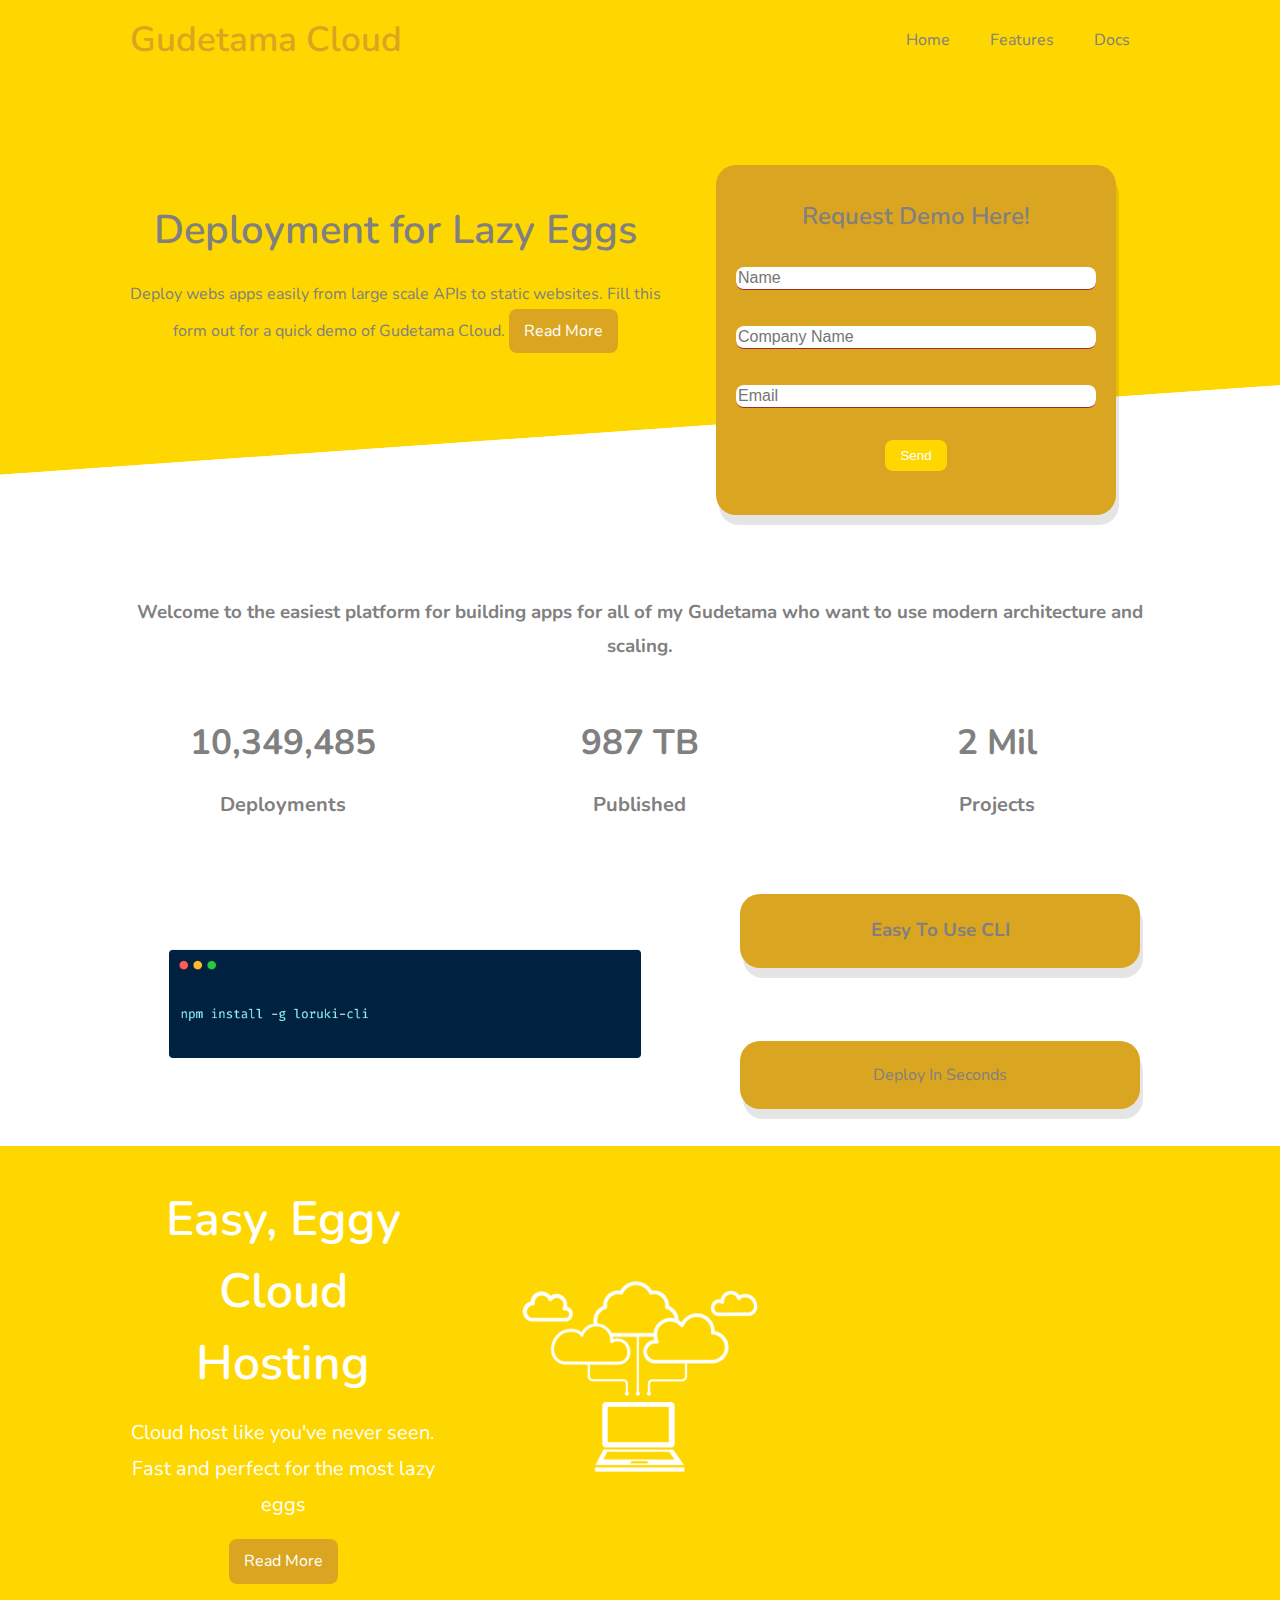
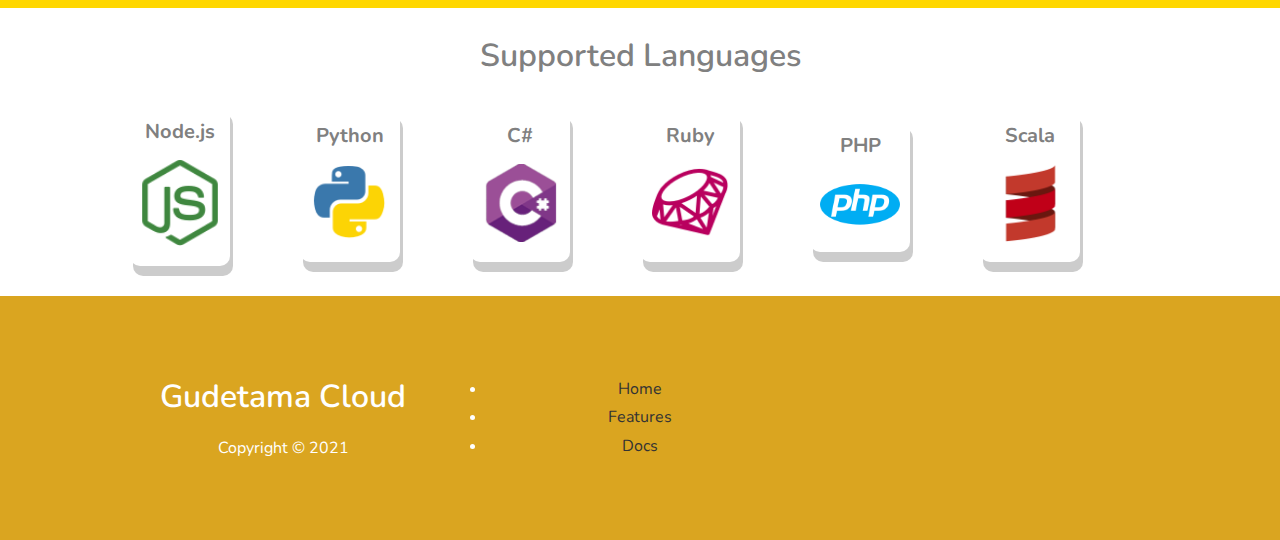
<file: index.html>
<!DOCTYPE html>
<html lang="en">
<head>
    <meta charset="UTF-8">
    <meta name="viewport" content="width=device-width, initial-scale=1.0">
    <title>Gudetama | Cloud Hosting For The Lazy Egg</title>
    <link rel="stylesheet" href="lb.css">
    <link rel="stylesheet" href="https://cdnjs.cloudflare.com/ajax/libs/font-awesome/5.15.3/css/all.min.css" integrity="sha512-iBBXm8fW90+nuLcSKlbmrPcLa0OT92xO1BIsZ+ywDWZCvqsWgccV3gFoRBv0z+8dLJgyAHIhR35VZc2oM/gI1w==" crossorigin="anonymous" />

</head>
<body>
    <!--Navbar-->
    <div class="navbar">
        <div class="container flex">
            <h1 class="logo">Gudetama Cloud</h1>
            <nav>
                <ul>
                    <li><a href="index.html">Home</a></li>
                    <li><a href="features.html">Features</a></li>
                    <li><a href="docs.html">Docs</a></li>
                </ul>
            </nav>
        </div>
    </div>
    
    <!--Showcase-->
    
    <section class="showcase">
        <div class="container grid">
            <div class="showcase-text">
                <h1>Deployment for Lazy Eggs</h1>
                <p>Deploy webs apps easily from large scale APIs to static websites. Fill
                this form out for a quick demo of Gudetama Cloud.
                <a href="features.html" class="btn btn-outline">Read More</a>
                </p>
            </div>
            <div class="showcase-form card">
                <h2>Request Demo Here!</h2>
                <form>
                    <div class="form-content">
                        <input type="text" name="name" placeholder="Name" required>
                    </div>
                    <div class="form-content">
                        <input type="text" name="company" placeholder="Company Name" required>
                    </div>
                    <div class="form-content">
                        <input type="email" name="email" placeholder="Email" required>
                    </div>
                    <input type="submit" value="Send" class="btn btn-primary">
                </form>
            </div>
        </div>
    </section>

    <!--Stats-->
    <section class="stats">
        <div class="container">
            <h3 class="stats-heading text-center my-1">
                Welcome to the easiest platform for building apps for all of my Gudetama 
                who want to use modern architecture and scaling.
            </h3> 
            
            <div class="grid grid-3 text-center my-4">
                <d>
                    <i class="fas fa-server fa-3x"></i>
                    <h3>10,349,485</h3>
                    <p class="text-secondary">Deployments</p>
                </d>
                <d>
                    <i class="fas fa-upload fa-3x"></i>
                    <h3>987 TB</h3>
                    <p class="text-secondary">Published</p>
                </d>
                <d>
                    <i class="fas fa-project-diagram fa-3x"></i>
                    <h3>2 Mil</h3>
                    <p class="text-secondary">Projects</p>
                </div>
            </div>
        </div>
    </section>

    <!--Cli-->
    <section class="cli">
         <div class="container grid">
             <img src="images/cli.png" alt="">
             <div class="card">
                 <h3>Easy To Use CLI</h3>
             </div>
             <div class="card">Deploy In Seconds</div>
         </div>
    </section>

    <!--Cloud-->
    <section class="cloud bg-primary my-2 py-2">
        <div class="container grid">
            <div class="text-center">
                <h2 class="lg">Easy, Eggy Cloud Hosting</h2>
                <p class="lead my-1">Cloud host like you've never seen.
                    Fast and perfect for the most lazy eggs</p>
                </p>
                <a href="features.html" class="btn btn-dark">Read More</a>
            </div>
            <img src="images/cloud.png" alt="">
        </div>
    </section>

    <!--Languages-->
    <section class="languages">
        <h2 class="md text-center my-2">
            Supported Languages
        </h2>
        <div class="container flex">
            <div class="card1">
                <h4>Node.js</h4>
                <img src="images/node.png" alt="">
            </div>
            <div class="card1">
                <h4>Python</h4>
                <img src="images/python.png" alt="">
              </div>
              <div class="card1">
                <h4>C#</h4>
                <img src="images/csharp.png" alt="">
              </div>
              <div class="card1">
                <h4>Ruby</h4>
                <img src="images/ruby.png" alt="">
              </div>
              <div class="card1">
                <h4>PHP</h4>
                <img src="images/php.png" alt="">
              </div>
              <div class="card1">
                <h4>Scala</h4>
                <img src="images/scala.png" alt="">
              </div>
              
        </div>
    </section>

    <!--Footer-->
    <footer class="footer bg-dark py-5">
        <div class="container grid grid-3">
            <div>
                <h1>
                    Gudetama Cloud
                </h1>
                <p>Copyright &copy; 2021</p>
            </div>
            <nav>
                <ul>
                    <li><a href="index.html">Home</a></li>
                    <li><a href="features.html">Features</a></li>
                    <li><a href="docs.html">Docs</a></li>
                </ul>
            </nav>
            <div class="social">
                <a href="#"><i class="fab fa-twitter fa-2x"></i></a>
                <a href="#"><i class="fab fa-facebook fa-2x"></i></a>
                <a href="#"><i class="fab fa-instagram fa-2x"></i></a>
                <a href="#"><i class="fab fa-github fa-2x"></i></a>
            </div>
        </div>
    </footer>

</body>
</html>
</file>
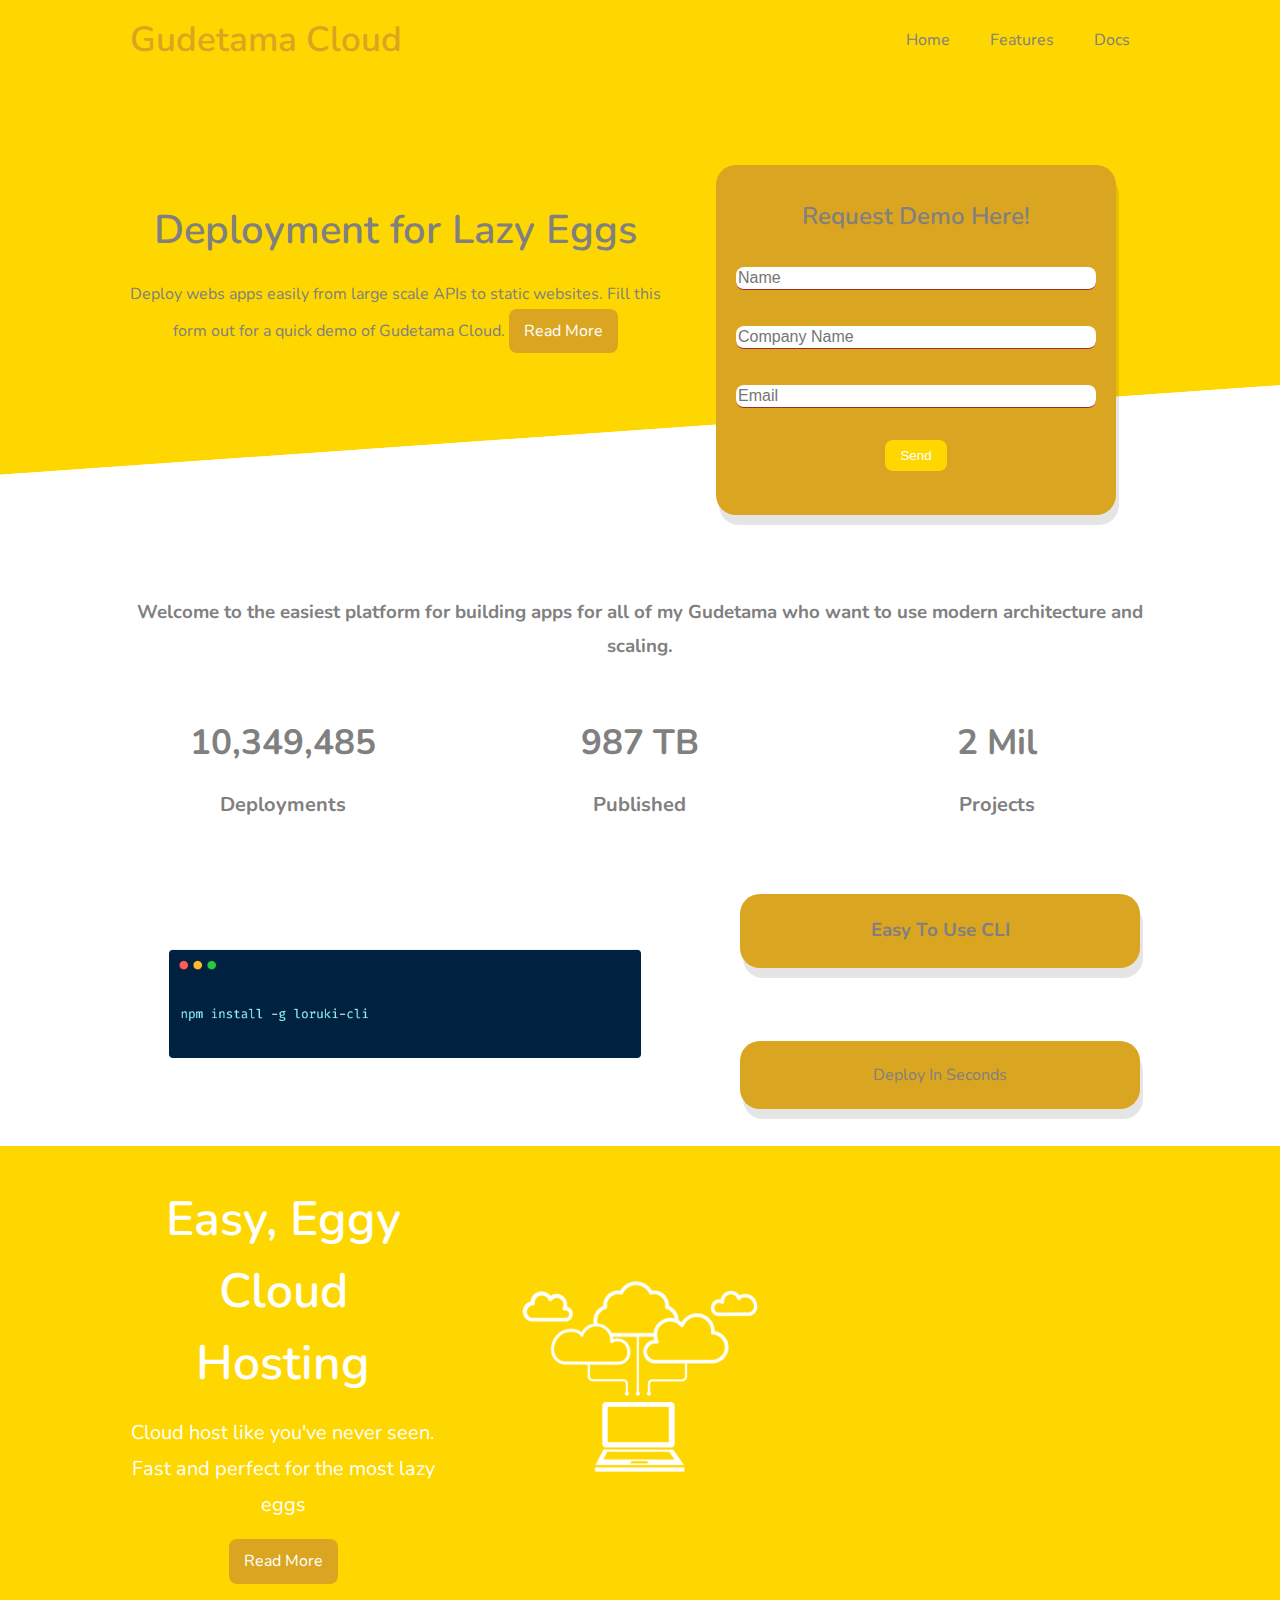
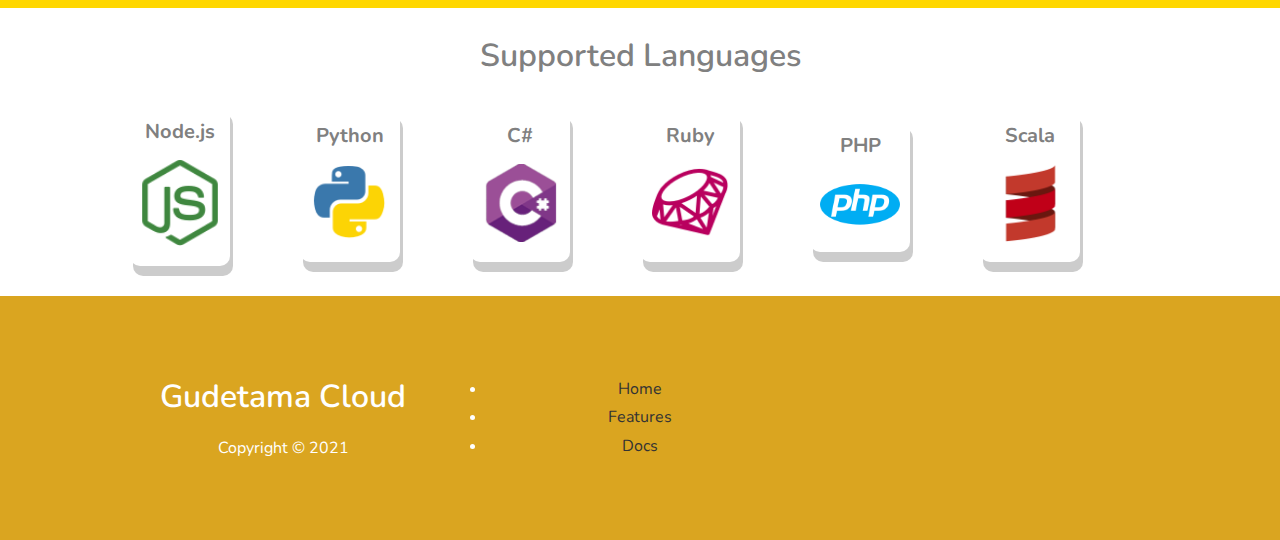
<file: lb.html>
<!DOCTYPE html>
<html lang="en">
<head>
    <meta charset="UTF-8">
    <meta name="viewport" content="width=device-width, initial-scale=1.0">
    <title>Gudetama | Cloud Hosting For The Lazy Egg</title>
    <link rel="stylesheet" href="lb.css">
    <link rel="stylesheet" href="https://cdnjs.cloudflare.com/ajax/libs/font-awesome/5.15.3/css/all.min.css" integrity="sha512-iBBXm8fW90+nuLcSKlbmrPcLa0OT92xO1BIsZ+ywDWZCvqsWgccV3gFoRBv0z+8dLJgyAHIhR35VZc2oM/gI1w==" crossorigin="anonymous" />

</head>
<body>
    <!--Navbar-->
    <div class="navbar">
        <div class="container flex">
            <h1 class="logo">Gudetama Cloud</h1>
            <nav>
                <ul>
                    <li><a href="index.html">Home</a></li>
                    <li><a href="features.html">Features</a></li>
                    <li><a href="docs.html">Docs</a></li>
                </ul>
            </nav>
        </div>
    </div>
    
    <!--Showcase-->
    
    <section class="showcase">
        <div class="container grid">
            <div class="showcase-text">
                <h1>Deployment for Lazy Eggs</h1>
                <p>Deploy webs apps easily from large scale APIs to static websites. Fill
                this form out for a quick demo of Gudetama Cloud.
                <a href="features.html" class="btn btn-outline">Read More</a>
                </p>
            </div>
            <div class="showcase-form card">
                <h2>Request Demo Here!</h2>
                <form>
                    <div class="form-content">
                        <input type="text" name="name" placeholder="Name" required>
                    </div>
                    <div class="form-content">
                        <input type="text" name="company" placeholder="Company Name" required>
                    </div>
                    <div class="form-content">
                        <input type="email" name="email" placeholder="Email" required>
                    </div>
                    <input type="submit" value="Send" class="btn btn-primary">
                </form>
            </div>
        </div>
    </section>

    <!--Stats-->
    <section class="stats">
        <div class="container">
            <h3 class="stats-heading text-center my-1">
                Welcome to the easiest platform for building apps for all of my Gudetama 
                who want to use modern architecture and scaling.
            </h3> 
            
            <div class="grid grid-3 text-center my-4">
                <d>
                    <i class="fas fa-server fa-3x"></i>
                    <h3>10,349,485</h3>
                    <p class="text-secondary">Deployments</p>
                </d>
                <d>
                    <i class="fas fa-upload fa-3x"></i>
                    <h3>987 TB</h3>
                    <p class="text-secondary">Published</p>
                </d>
                <d>
                    <i class="fas fa-project-diagram fa-3x"></i>
                    <h3>2 Mil</h3>
                    <p class="text-secondary">Projects</p>
                </div>
            </div>
        </div>
    </section>

    <!--Cli-->
    <section class="cli">
         <div class="container grid">
             <img src="images/cli.png" alt="">
             <div class="card">
                 <h3>Easy To Use CLI</h3>
             </div>
             <div class="card">Deploy In Seconds</div>
         </div>
    </section>

    <!--Cloud-->
    <section class="cloud bg-primary my-2 py-2">
        <div class="container grid">
            <div class="text-center">
                <h2 class="lg">Easy, Eggy Cloud Hosting</h2>
                <p class="lead my-1">Cloud host like you've never seen.
                    Fast and perfect for the most lazy eggs</p>
                </p>
                <a href="features.html" class="btn btn-dark">Read More</a>
            </div>
            <img src="images/cloud.png" alt="">
        </div>
    </section>

    <!--Languages-->
    <section class="languages">
        <h2 class="md text-center my-2">
            Supported Languages
        </h2>
        <div class="container flex">
            <div class="card1">
                <h4>Node.js</h4>
                <img src="images/node.png" alt="">
            </div>
            <div class="card1">
                <h4>Python</h4>
                <img src="images/python.png" alt="">
              </div>
              <div class="card1">
                <h4>C#</h4>
                <img src="images/csharp.png" alt="">
              </div>
              <div class="card1">
                <h4>Ruby</h4>
                <img src="images/ruby.png" alt="">
              </div>
              <div class="card1">
                <h4>PHP</h4>
                <img src="images/php.png" alt="">
              </div>
              <div class="card1">
                <h4>Scala</h4>
                <img src="images/scala.png" alt="">
              </div>
              
        </div>
    </section>

    <!--Footer-->
    <footer class="footer bg-dark py-5">
        <div class="container grid grid-3">
            <div>
                <h1>
                    Gudetama Cloud
                </h1>
                <p>Copyright &copy; 2021</p>
            </div>
            <nav>
                <ul>
                    <li><a href="index.html">Home</a></li>
                    <li><a href="features.html">Features</a></li>
                    <li><a href="docs.html">Docs</a></li>
                </ul>
            </nav>
            <div class="social">
                <a href="#"><i class="fab fa-twitter fa-2x"></i></a>
                <a href="#"><i class="fab fa-facebook fa-2x"></i></a>
                <a href="#"><i class="fab fa-instagram fa-2x"></i></a>
                <a href="#"><i class="fab fa-github fa-2x"></i></a>
            </div>
        </div>
    </footer>

</body>
</html>
</file>
<file: lb.css>
@import url('https://fonts.googleapis.com/css2?family=Nunito:wght@300&display=swap');


:root {
    --primary-color: #FFD700;
    --secondary-color: #CC8716;
    --dark-color: #DAA520;
    --light-color: #E2DED6;
    
}

* {
    box-sizing: border-box;
    padding: 0;
    margin: 0;
}
 
body {
    font-family: 'Nunito', sans-serif;
    color: grey;
    line-height: 1.8;
    
 }

 a {
     text-decoration: none;
     color: #333333;
 }
 
 h1, h2 {
      font-weight: 600;
      line-height: 1.5;
      margin: 13px 0;
  }

  p {
      margin: 13px 0;
  }

  img {
      width: 100%;
  }

  /* navbar */
  .navbar {
      background-color: var(--primary-color);
      color: #DAA520;
      height: 80px;
  }

  .navbar ul {
      display: flex;
      list-style-type: none;
  }

  .navbar a {
      color: grey;
      padding: 10px;
      margin: 0 10px;
  }

  .navbar a:hover {
      border-bottom: 1px grey solid;
      background: rgba($white, 0);
      font-weight: 900;
      letter-spacing: 1px;
      stroke-width: 5;
    stroke-dasharray: 15, 310;
    stroke-dashoffset: 48;
    transition: all 1.35s cubic-bezier(0.19, 1, 0.22, 1);
    
      
  }
  
  .navbar .flex {
      justify-content: space-between;
  }
.navbar h1 {
    font-size: 35px;
}

  /* Showcase */
  .showcase 
  {
      height: 400px;
      background-color: var(--primary-color);
      color: grey;
      position: relative;
  }

  .showcase h1 {
      font-size: 40px;
  }

  .showcase p {
      margin: 20px 0;
  }

  .showcase .grid {
    grid-template-columns: 55% 45%;
    gap: 30px;
    overflow: visible;
  }

  .showcase-form {
      position: relative;
      top: 60px;
      height: 350px;
      width: 450px;
      padding: 40px;
      z-index: 100;
  }

  .showcase-form .form-content {
    margin: 30px 0;

  }

  .showcase-form input[type='text'],
  .showcase-form input[type='email'] {
    border: 0;
    border-bottom: 1px solid brown;
    border-radius: 8px;
    width: 100%;
    padding: 2px;
    font-size: 16px;
  }

  .showcase-form input:focus {
      outline: none;
  }

  .showcase::before,
  .showcase::after {
      content: '';
      position: absolute;
      height: 100px;
      bottom: -50px;
      right: 0;
      left: 0;
      background: white;
      -webkit-transform: skewY(-4deg);
      -moz-transform: skewY(-4deg);
      -ms-transform: skewY(-4deg);
      }

  /*Stats*/
     .stats {
         padding-top: 100px;
     }

     .stats .grid h3 {
    font-size: 35px;
    
     }

     .stats .grid p {
       font-size: 20px;
       font-weight: bold;
     }
     

     

     /* Cli */
     .cli .grid {
       grid-template-columns: repeat(3, 1fr);
       grid-template-rows: repeat(2, 1fr);
     }

    
    

     .cli .grid > *:first-child {
       grid-column: 1 /span 2;
       grid-row: 1 / span 2;
     }

     /* Cloud */
     .cloud .grid {
       grid-template-columns: repeat(3, 1fr);
     }

     /*Languages*/
     .languages .flex{
      display: flex;
      flex-wrap: wrap;
      
       
     }

     .languages .card1 {
      text-align: center;
      box-shadow: 3px 10px rgba(0,0,0,0.2);
      padding: 10px;
      margin-right: 70px;
      width: 100px;
      transition: transform 0.2s ease-in;
      border-radius: 10px;
      margin-bottom: 30px;
      
      
      
     }

     .container .flex {
       align-items: center;
     }

     .languages .card1 h4 {
       font-size: 20px;
       margin-bottom: 10px;
     }

     .languages .card1:hover {
       transform: translateY(-6px) ;
       color: brown;
       border:var(--primary-color) solid 1px;
       background:#fff;
     }
    
  
  /* Utilities */
  .container {
      max-width: 1100px;
      margin: 0 auto;
      overflow: auto;
      padding: 0 40px;
     
  }

  

  .card {
      background-color: #DAA520;
      border-radius: 20px;
      box-shadow: 3px 10px rgba(0,0,0,0.1);
      padding: 20px;
      margin: 10px;
      width: 400px;
  }

  .btn {
      display: inline-block;
      padding: 8px 15px;
      cursor: pointer;
      background-color: var(--primary-color);
      color: white;
      border:none;
      border-radius: 8px;
  }

  .btn-outline{
     background-color: #DAA520;
      


  }


  .btn:hover {
    transform: scale(0.98);
    transform: rotate(3deg);
  }

  /* Backgrounds & colored buttons */
  .bg-primary, 
  .btn-primary {
    background-color: var(--primary-color);
    color: #fff;
  }

  .bg-secondary, 
  .btn-secondary {
    background-color: var(--secondary-color);
    color: #fff;
  }

  .bg-dark, 
  .btn-dark {
    background-color: var(--dark-color);
    color: #fff;
  }

  .light, 
  .light {
    background-color: var(--light-color);
    color: brown;
  }

  /* Text Sizes */
  .lead {
    font-size: 20px;
  }
  
  .sm{
    font-size: 1rem;
  }

  .md{
    font-size: 2rem;
  }

  .lg{
    font-size: 3rem;
  }

  .xl {
    font-size: 4rem;
  }
  
  .text-center {
      text-align: center;
  }


  .flex {
      display: flex;
      justify-content: center;
      align-items: center;
      height: 100%;
  }

  .grid {
      display: grid;
      grid-template-columns: repeat(2, 1fr);
      gap: 50px;
      justify-content: center;
      align-items: center;
      height: 100%;
      text-align: center;
  }
  
  .grid-3 {
    grid-template-columns: repeat(3, 1fr);
  }

  

  /* Margin */
  .my-1 {
    margin: 1rem 0;
  }

  .my-2 {
    margin: 1.5rem 0;
  }

  .my-3 {
    margin: 2rem 0;
  }

  .my-4 {
    margin: 3rem 0;
  }

  .my-5 {
    margin: 4rem 0;
  }

  .m-1 {
    margin: 1rem;
  }

  .m-2 {
    margin: 1.5rem;
  }

  .m-3 {
    margin: 2rem;
  }

  .m-4 {
    margin: 3rem;
  }

  .m-5 {
    margin: 4rem;
  }
 
/* Padding */

.py-1 {
  padding: 1rem 0;
}

.py-2 {
  padding: 1.5rem 0;
}

.py-3 {
  padding: 2rem 0;
}

.py-4 {
  padding: 3rem 0;
}

.py-5 {
  padding: 4rem 0;
}

.p-1 {
  padding: 1rem;
}

.p-2 {
  padding: 1.5rem;
}

.p-3 {
  padding: 2rem;
}

.p-4 {
  padding: 3rem;
}

.p-5 {
  padding: 4rem;
}
</file>
